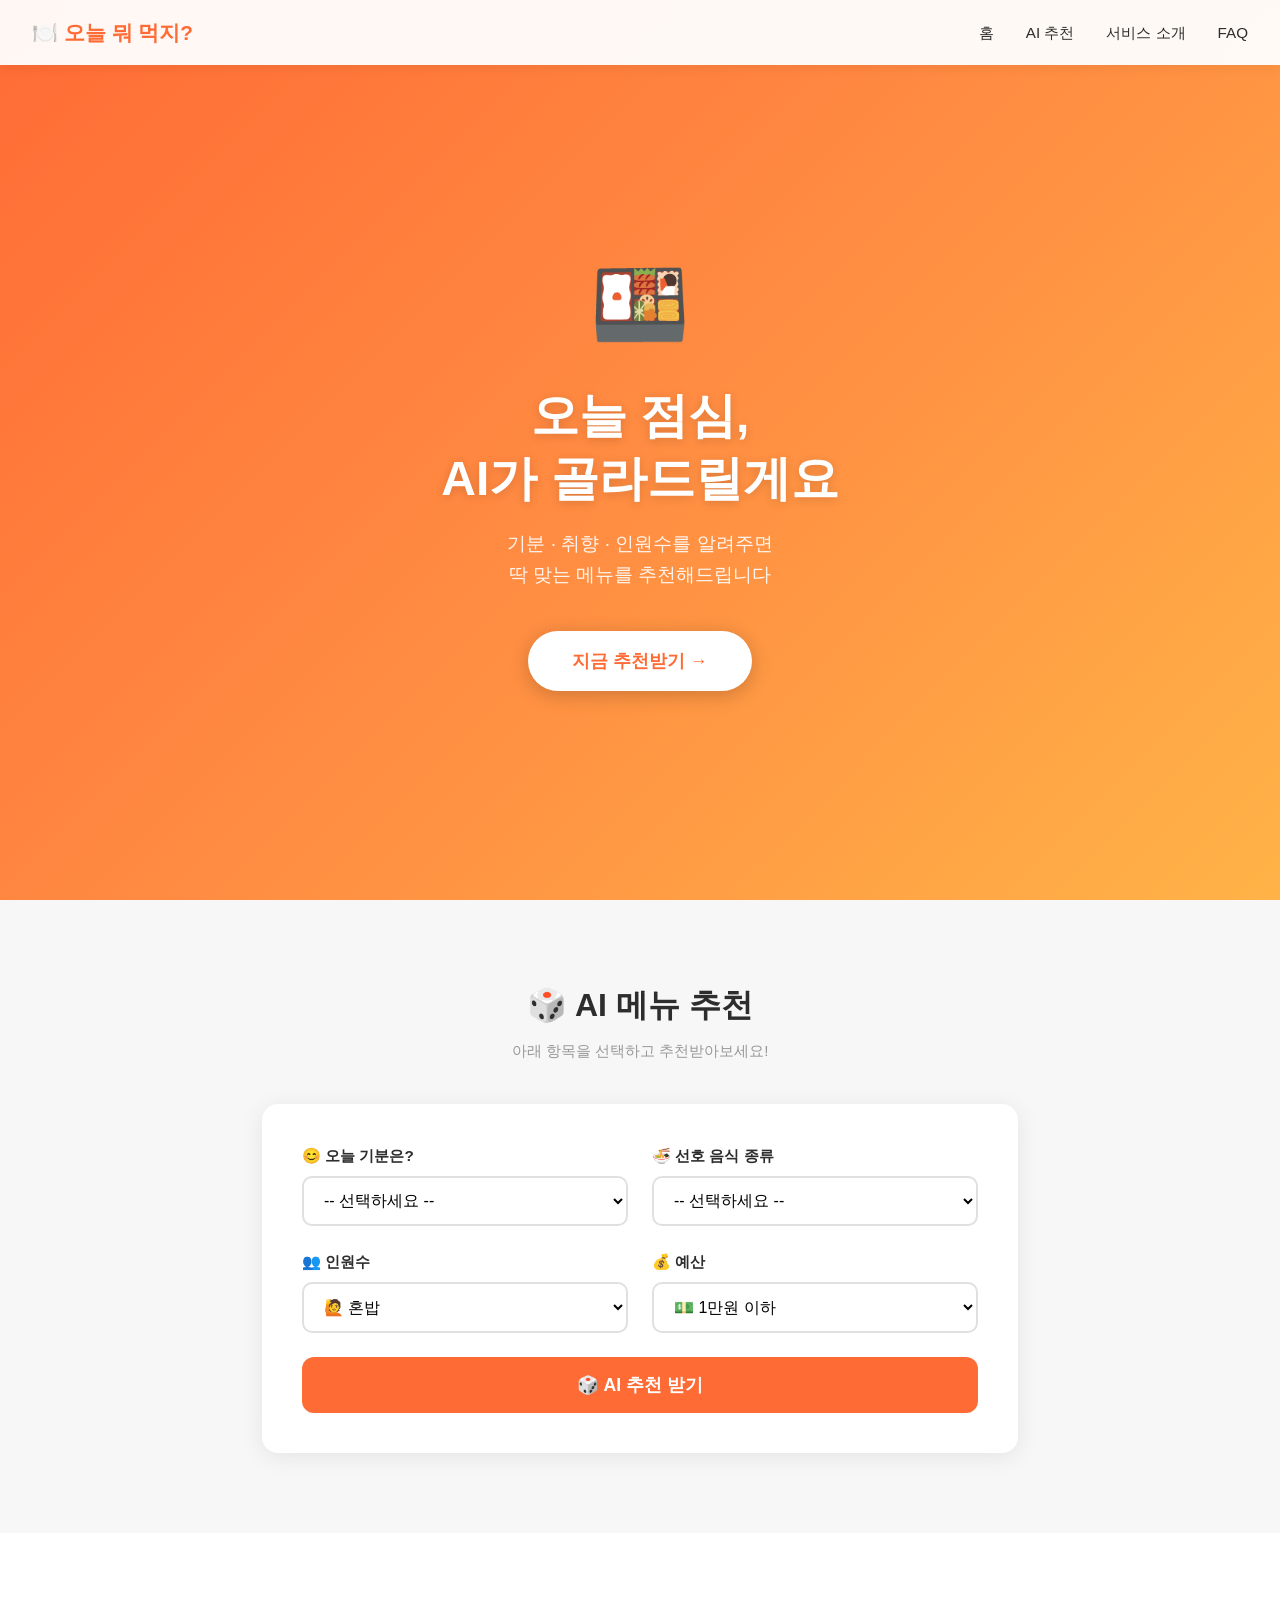
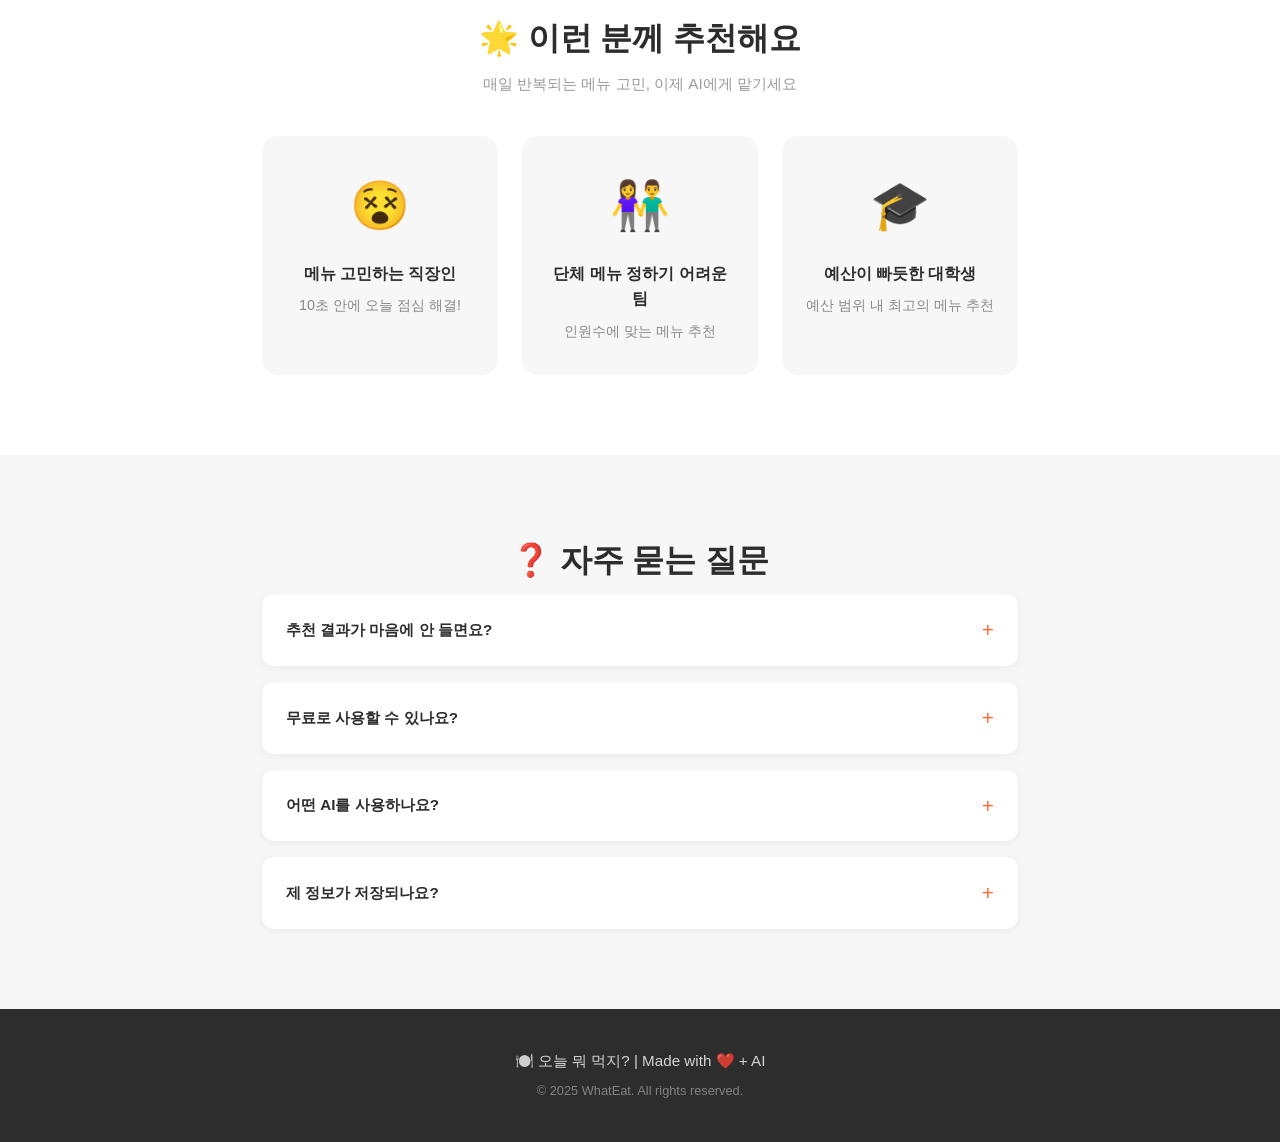
<file: index.html>
<!DOCTYPE html>
<html lang="ko">
<head>
  <meta charset="UTF-8" />
  <meta name="viewport" content="width=device-width, initial-scale=1.0" />
  <title>오늘 뭐 먹지? | AI 점심 메뉴 추천</title>
  <link rel="stylesheet" href="css/style.css" />
</head>
<body>

  <!-- ===== 네비게이션 ===== -->
  <nav class="navbar">
    <div class="nav-logo">🍽️ 오늘 뭐 먹지?</div>
    <ul class="nav-menu" id="nav-menu">
      <li><a href="#hero">홈</a></li>
      <li><a href="#recommend">AI 추천</a></li>
      <li><a href="#about">서비스 소개</a></li>
      <li><a href="#faq">FAQ</a></li>
    </ul>
    <button class="nav-toggle" onclick="toggleMenu()">☰</button>
  </nav>

  <!-- ===== 섹션 1: Hero ===== -->
  <section id="hero" class="hero-section">
    <div class="hero-content">
      <div class="hero-emoji">🍱</div>
      <h1>오늘 점심,<br/>AI가 골라드릴게요</h1>
      <p>기분 · 취향 · 인원수를 알려주면<br/>딱 맞는 메뉴를 추천해드립니다</p>
      <a href="#recommend" class="btn-primary">지금 추천받기 →</a>
    </div>
  </section>

  <!-- ===== 섹션 2: AI 추천 ===== -->
  <section id="recommend" class="recommend-section">
    <div class="section-inner">
      <h2>🎲 AI 메뉴 추천</h2>
      <p class="section-sub">아래 항목을 선택하고 추천받아보세요!</p>

      <div class="form-card">

        <div class="form-row">
          <div class="form-group">
            <label for="mood">😊 오늘 기분은?</label>
            <select id="mood">
              <option value="">-- 선택하세요 --</option>
              <option value="피곤함">😪 피곤함</option>
              <option value="상쾌함">😊 상쾌함</option>
              <option value="스트레스받음">😤 스트레스받음</option>
              <option value="너무 배고픔">🤤 너무 배고픔</option>
            </select>
          </div>

          <div class="form-group">
            <label for="category">🍜 선호 음식 종류</label>
            <select id="category">
              <option value="">-- 선택하세요 --</option>
              <option value="한식">🍚 한식</option>
              <option value="중식">🥢 중식</option>
              <option value="일식">🍣 일식</option>
              <option value="양식">🍝 양식</option>
              <option value="상관없음">🤷 상관없음</option>
            </select>
          </div>
        </div>

        <div class="form-row">
          <div class="form-group">
            <label for="people">👥 인원수</label>
            <select id="people">
              <option value="혼밥">🙋 혼밥</option>
              <option value="2~3명">👫 2~3명</option>
              <option value="4명 이상">👨‍👩‍👧‍👦 4명 이상</option>
            </select>
          </div>

          <div class="form-group">
            <label for="budget">💰 예산</label>
            <select id="budget">
              <option value="1만원 이하">💵 1만원 이하</option>
              <option value="1~2만원">💴 1~2만원</option>
              <option value="상관없음">🤑 상관없음</option>
            </select>
          </div>
        </div>

        <!-- 에러 메시지 -->
        <div id="error-msg" class="error-msg hidden"></div>

        <button id="recommend-btn" onclick="getRecommendation()">
          🎲 AI 추천 받기
        </button>

      </div>

      <!-- 결과 출력 영역 -->
      <div id="result-box" class="result-box hidden">
        <div id="loading" class="loading">
          <div class="spinner"></div>
          <p>AI가 열심히 고민 중이에요... ⏳</p>
        </div>
        <div id="result-content"></div>
      </div>

    </div>
  </section>

  <!-- ===== 섹션 3: 서비스 소개 ===== -->
  <section id="about" class="about-section">
    <div class="section-inner">
      <h2>🌟 이런 분께 추천해요</h2>
      <p class="section-sub">매일 반복되는 메뉴 고민, 이제 AI에게 맡기세요</p>
      <div class="card-grid">
        <div class="card">
          <span class="card-icon">😵</span>
          <h3>메뉴 고민하는 직장인</h3>
          <p>10초 안에 오늘 점심 해결!</p>
        </div>
        <div class="card">
          <span class="card-icon">👫</span>
          <h3>단체 메뉴 정하기 어려운 팀</h3>
          <p>인원수에 맞는 메뉴 추천</p>
        </div>
        <div class="card">
          <span class="card-icon">🎓</span>
          <h3>예산이 빠듯한 대학생</h3>
          <p>예산 범위 내 최고의 메뉴 추천</p>
        </div>
      </div>
    </div>
  </section>

  <!-- ===== 섹션 4: FAQ ===== -->
  <section id="faq" class="faq-section">
    <div class="section-inner">
      <h2>❓ 자주 묻는 질문</h2>
      <div class="faq-list">

        <div class="faq-item" onclick="toggleFaq(this)">
          <div class="faq-question">
            <span>추천 결과가 마음에 안 들면요?</span>
            <span class="faq-icon">+</span>
          </div>
          <div class="faq-answer">버튼을 다시 누르면 새로운 추천을 받을 수 있어요!</div>
        </div>

        <div class="faq-item" onclick="toggleFaq(this)">
          <div class="faq-question">
            <span>무료로 사용할 수 있나요?</span>
            <span class="faq-icon">+</span>
          </div>
          <div class="faq-answer">네! 완전 무료입니다. 마음껏 추천받아보세요 😊</div>
        </div>

        <div class="faq-item" onclick="toggleFaq(this)">
          <div class="faq-question">
            <span>어떤 AI를 사용하나요?</span>
            <span class="faq-icon">+</span>
          </div>
          <div class="faq-answer">OpenAI의 GPT 모델을 활용해 추천 결과를 생성합니다.</div>
        </div>

        <div class="faq-item" onclick="toggleFaq(this)">
          <div class="faq-question">
            <span>제 정보가 저장되나요?</span>
            <span class="faq-icon">+</span>
          </div>
          <div class="faq-answer">아니요! 입력한 정보는 추천 생성 후 즉시 삭제됩니다.</div>
        </div>

      </div>
    </div>
  </section>

  <!-- ===== 푸터 ===== -->
  <footer class="footer">
    <p>🍽️ 오늘 뭐 먹지? | Made with ❤️ + AI</p>
    <p class="footer-sub">© 2025 WhatEat. All rights reserved.</p>
  </footer>

  <script src="js/main.js"></script>
</body>
</html>
</file>
<file: css/style.css>
/* ===== 기본 리셋 & 변수 ===== */
* {
  margin: 0;
  padding: 0;
  box-sizing: border-box;
}

:root {
  --primary: #FF6B35;
  --primary-dark: #e55a26;
  --bg: #FFFBF7;
  --text: #2d2d2d;
  --gray: #f7f7f7;
  --border: #e0e0e0;
  --shadow: 0 4px 24px rgba(0,0,0,0.08);
  --radius: 16px;
}

html {
  scroll-behavior: smooth;
}

body {
  font-family: 'Apple SD Gothic Neo', 'Noto Sans KR', 'Malgun Gothic', sans-serif;
  background: var(--bg);
  color: var(--text);
  line-height: 1.6;
}

.hidden {
  display: none !important;
}

/* ===== 네비게이션 ===== */
.navbar {
  position: fixed;
  top: 0;
  width: 100%;
  background: rgba(255, 255, 255, 0.95);
  backdrop-filter: blur(10px);
  padding: 1rem 2rem;
  display: flex;
  align-items: center;
  justify-content: space-between;
  box-shadow: 0 2px 12px rgba(0,0,0,0.07);
  z-index: 1000;
}

.nav-logo {
  font-size: 1.3rem;
  font-weight: 800;
  color: var(--primary);
}

.nav-menu {
  list-style: none;
  display: flex;
  gap: 2rem;
}

.nav-menu a {
  text-decoration: none;
  color: var(--text);
  font-weight: 500;
  font-size: 0.95rem;
  transition: color 0.2s;
}

.nav-menu a:hover {
  color: var(--primary);
}

.nav-toggle {
  display: none;
  background: none;
  border: none;
  font-size: 1.6rem;
  cursor: pointer;
  color: var(--text);
}

/* ===== Hero 섹션 ===== */
.hero-section {
  min-height: 100vh;
  background: linear-gradient(135deg, #FF6B35 0%, #FF8C42 50%, #FFB347 100%);
  display: flex;
  align-items: center;
  justify-content: center;
  text-align: center;
  padding: 6rem 2rem 4rem;
}

.hero-emoji {
  font-size: 5rem;
  margin-bottom: 1rem;
  animation: float 3s ease-in-out infinite;
}

@keyframes float {
  0%, 100% { transform: translateY(0); }
  50%       { transform: translateY(-12px); }
}

.hero-content h1 {
  font-size: 3rem;
  color: white;
  font-weight: 800;
  line-height: 1.3;
  margin-bottom: 1.2rem;
  text-shadow: 0 2px 10px rgba(0,0,0,0.15);
}

.hero-content p {
  font-size: 1.2rem;
  color: rgba(255, 255, 255, 0.9);
  margin-bottom: 2.5rem;
}

.btn-primary {
  display: inline-block;
  background: white;
  color: var(--primary);
  padding: 1rem 2.8rem;
  border-radius: 50px;
  font-size: 1.1rem;
  font-weight: 700;
  text-decoration: none;
  transition: transform 0.2s, box-shadow 0.2s;
  box-shadow: 0 4px 20px rgba(0,0,0,0.2);
}

.btn-primary:hover {
  transform: translateY(-4px);
  box-shadow: 0 10px 30px rgba(0,0,0,0.25);
}

/* ===== 공통 섹션 ===== */
.section-inner {
  max-width: 820px;
  margin: 0 auto;
  padding: 5rem 2rem;
}

.section-inner h2 {
  font-size: 2rem;
  font-weight: 800;
  text-align: center;
  margin-bottom: 0.5rem;
}

.section-sub {
  text-align: center;
  color: #999;
  margin-bottom: 2.5rem;
  font-size: 0.95rem;
}

/* ===== AI 추천 섹션 ===== */
.recommend-section {
  background: var(--gray);
}

.form-card {
  background: white;
  border-radius: var(--radius);
  padding: 2.5rem;
  box-shadow: var(--shadow);
}

.form-row {
  display: grid;
  grid-template-columns: 1fr 1fr;
  gap: 1.5rem;
}

.form-group {
  margin-bottom: 1.5rem;
}

.form-group label {
  display: block;
  font-weight: 600;
  margin-bottom: 0.5rem;
  font-size: 0.95rem;
}

.form-group select {
  width: 100%;
  padding: 0.85rem 1rem;
  border: 2px solid var(--border);
  border-radius: 10px;
  font-size: 1rem;
  background: white;
  cursor: pointer;
  transition: border-color 0.2s;
  outline: none;
  font-family: inherit;
}

.form-group select:focus {
  border-color: var(--primary);
}

/* 에러 메시지 */
.error-msg {
  background: #fff0ed;
  color: #e53e3e;
  border: 1px solid #fed7d7;
  border-radius: 10px;
  padding: 0.8rem 1rem;
  margin-bottom: 1rem;
  font-size: 0.9rem;
  font-weight: 500;
}

/* 추천 버튼 */
#recommend-btn {
  width: 100%;
  padding: 1rem;
  background: var(--primary);
  color: white;
  border: none;
  border-radius: 12px;
  font-size: 1.1rem;
  font-weight: 700;
  cursor: pointer;
  transition: background 0.2s, transform 0.2s;
  font-family: inherit;
}

#recommend-btn:hover {
  background: var(--primary-dark);
  transform: translateY(-2px);
}

#recommend-btn:disabled {
  background: #ccc;
  cursor: not-allowed;
  transform: none;
}

/* ===== 결과 박스 ===== */
.result-box {
  margin-top: 2rem;
  background: white;
  border-radius: var(--radius);
  padding: 2rem;
  box-shadow: var(--shadow);
  animation: fadeIn 0.4s ease;
}

@keyframes fadeIn {
  from { opacity: 0; transform: translateY(10px); }
  to   { opacity: 1; transform: translateY(0); }
}

/* 로딩 */
.loading {
  text-align: center;
  padding: 2rem;
  color: #888;
}

.spinner {
  width: 40px;
  height: 40px;
  border: 4px solid #f0f0f0;
  border-top: 4px solid var(--primary);
  border-radius: 50%;
  animation: spin 0.8s linear infinite;
  margin: 0 auto 1rem;
}

@keyframes spin {
  to { transform: rotate(360deg); }
}

/* 결과 카드 */
.menu-card {
  text-align: center;
}

.menu-card .result-label {
  font-size: 0.85rem;
  color: #999;
  font-weight: 600;
  letter-spacing: 0.05em;
  text-transform: uppercase;
  margin-bottom: 0.5rem;
}

.menu-card .menu-name {
  font-size: 2.5rem;
  font-weight: 800;
  color: var(--primary);
  margin-bottom: 0.8rem;
}

.menu-card .menu-reason {
  font-size: 1.05rem;
  color: #555;
  background: #fff8f5;
  border-left: 4px solid var(--primary);
  padding: 0.8rem 1.2rem;
  border-radius: 0 10px 10px 0;
  text-align: left;
  margin-bottom: 1.5rem;
}

.alt-title {
  font-size: 0.9rem;
  font-weight: 600;
  color: #888;
  margin-bottom: 0.8rem;
}

.alt-list {
  display: flex;
  gap: 0.8rem;
  justify-content: center;
  flex-wrap: wrap;
}

.alt-tag {
  background: #f0f0f0;
  color: #555;
  padding: 0.4rem 1rem;
  border-radius: 50px;
  font-size: 0.9rem;
  font-weight: 500;
}

.retry-btn {
  margin-top: 1.5rem;
  padding: 0.7rem 2rem;
  background: transparent;
  border: 2px solid var(--primary);
  color: var(--primary);
  border-radius: 50px;
  font-size: 0.95rem;
  font-weight: 600;
  cursor: pointer;
  transition: all 0.2s;
  font-family: inherit;
}

.retry-btn:hover {
  background: var(--primary);
  color: white;
}

/* ===== 서비스 소개 섹션 ===== */
.about-section {
  background: white;
}

.card-grid {
  display: grid;
  grid-template-columns: repeat(3, 1fr);
  gap: 1.5rem;
}

.card {
  background: var(--gray);
  border-radius: var(--radius);
  padding: 2rem 1.5rem;
  text-align: center;
  transition: transform 0.2s, box-shadow 0.2s;
}

.card:hover {
  transform: translateY(-6px);
  box-shadow: var(--shadow);
}

.card-icon {
  font-size: 3rem;
  display: block;
  margin-bottom: 1rem;
}

.card h3 {
  font-size: 1rem;
  font-weight: 700;
  margin-bottom: 0.5rem;
}

.card p {
  font-size: 0.9rem;
  color: #888;
}

/* ===== FAQ 섹션 ===== */
.faq-section {
  background: var(--gray);
}

.faq-list {
  display: flex;
  flex-direction: column;
  gap: 1rem;
}

.faq-item {
  background: white;
  border-radius: 12px;
  overflow: hidden;
  cursor: pointer;
  box-shadow: 0 2px 8px rgba(0,0,0,0.05);
  transition: box-shadow 0.2s;
}

.faq-item:hover {
  box-shadow: 0 4px 16px rgba(0,0,0,0.1);
}

.faq-question {
  display: flex;
  justify-content: space-between;
  align-items: center;
  padding: 1.2rem 1.5rem;
  font-weight: 600;
  font-size: 0.95rem;
}

.faq-icon {
  font-size: 1.3rem;
  color: var(--primary);
  transition: transform 0.3s;
  font-weight: 300;
}

.faq-item.open .faq-icon {
  transform: rotate(45deg);
}

.faq-answer {
  display: none;
  padding: 0 1.5rem 1.2rem;
  color: #666;
  font-size: 0.9rem;
  border-top: 1px solid #f0f0f0;
  padding-top: 1rem;
}

.faq-item.open .faq-answer {
  display: block;
}

/* ===== 푸터 ===== */
.footer {
  background: #2d2d2d;
  color: rgba(255,255,255,0.8);
  text-align: center;
  padding: 2.5rem 2rem;
  font-size: 0.95rem;
}

.footer-sub {
  font-size: 0.8rem;
  margin-top: 0.5rem;
  opacity: 0.5;
}

/* ===== 반응형: 태블릿 ===== */
@media (max-width: 768px) {
  .nav-menu {
    display: none;
    position: absolute;
    top: 64px;
    left: 0;
    width: 100%;
    background: white;
    flex-direction: column;
    gap: 0;
    box-shadow: 0 4px 12px rgba(0,0,0,0.1);
  }

  .nav-menu.open {
    display: flex;
  }

  .nav-menu li a {
    display: block;
    padding: 1rem 2rem;
    border-bottom: 1px solid #f0f0f0;
  }

  .nav-toggle {
    display: block;
  }

  .hero-content h1 {
    font-size: 2.2rem;
  }

  .form-row {
    grid-template-columns: 1fr;
    gap: 0;
  }

  .card-grid {
    grid-template-columns: 1fr;
  }

  .section-inner h2 {
    font-size: 1.6rem;
  }
}

/* ===== 반응형: 모바일 ===== */
@media (max-width: 480px) {
  .hero-content h1 {
    font-size: 1.8rem;
  }

  .hero-content p {
    font-size: 1rem;
  }

  .form-card {
    padding: 1.5rem;
  }

  .menu-card .menu-name {
    font-size: 2rem;
  }

  .section-inner {
    padding: 3.5rem 1.2rem;
  }
}
</file>
